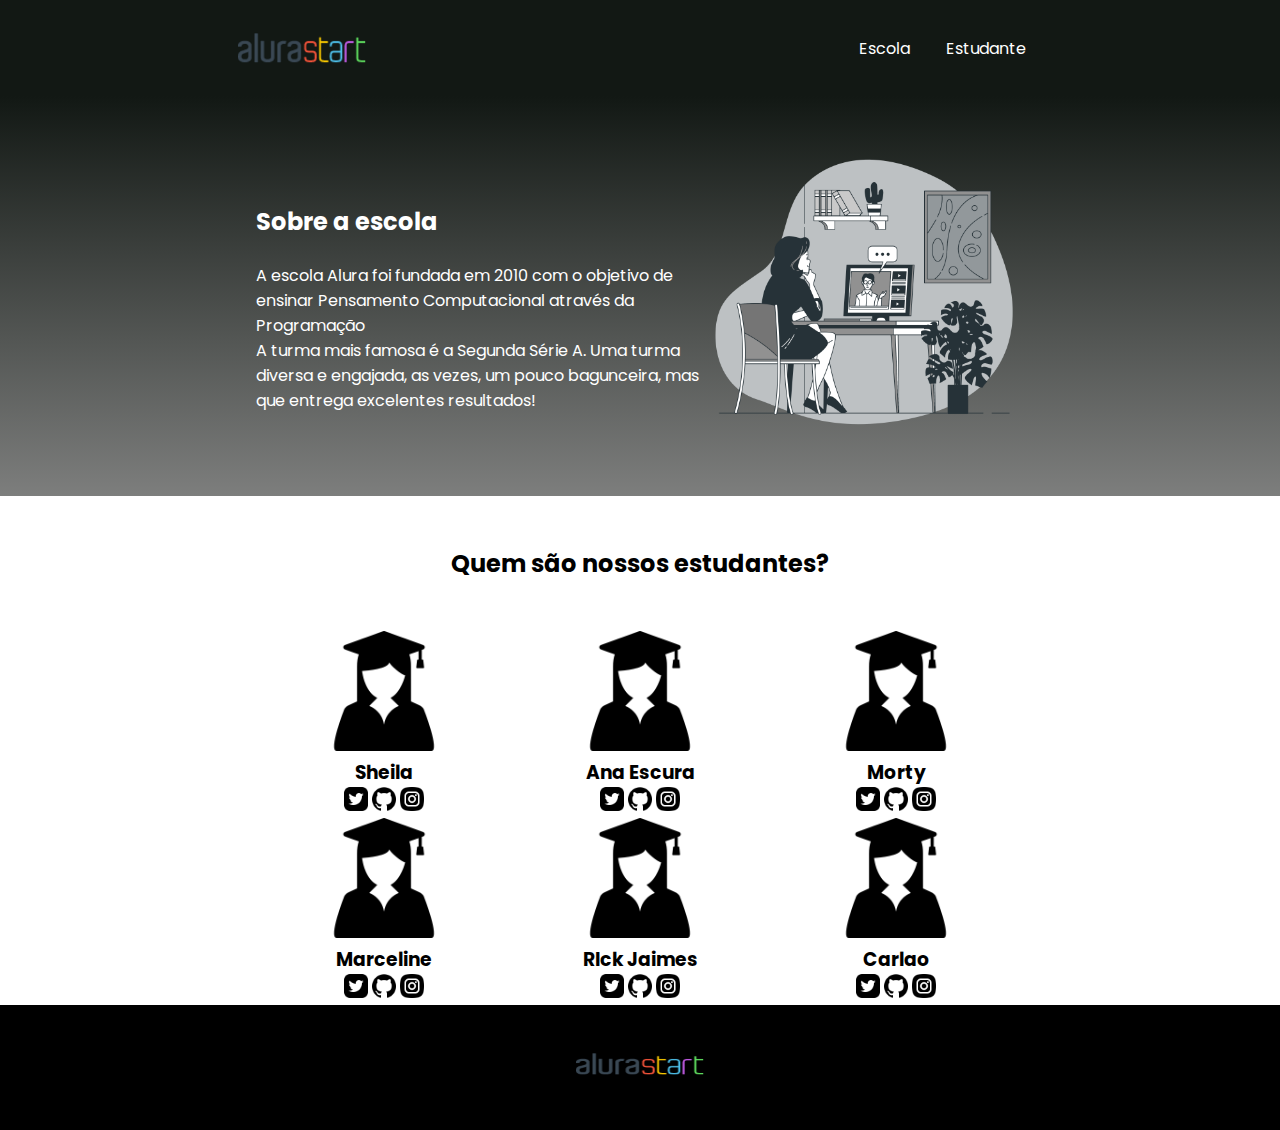
<file: index.html>
<!DOCTYPE html>
<html lang="en">
<head>
    <meta charset="UTF-8">
    <meta http-equiv="X-UA-Compatible" content="IE=edge">
    <meta name="viewport" content="width=device-width, initial-scale=1.0">
    <title>Document</title>
    <link rel=”stylesheet” href=”style.css”>
    <link rel="preconnect" href="https://fonts.googleapis.com">
    <link rel="preconnect" href="https://fonts.gstatic.com" crossorigin>
    <link href="https://fonts.googleapis.com/css2?family=Poppins&display=swap" rel="stylesheet">
</head>
<body>
    <header class="cabecalho">
        <img class="cabecalho-imagem" src="alura.png" alt="logo da alura start">
        <ul class="cabecalho-lista">
            <li class="cabecalho-lista-item">Escola</li>
            <li class="cabecalho-lista-item">Estudante</li>
        </ul>
    </header>
    <section class="escola">
        <div class="escola-div-conteudo">
            <h2 class="escola-titulo">Sobre a escola</h2>
            <p class="escola-textoum">A escola Alura foi fundada em 2010 com o objetivo de ensinar Pensamento Computacional através da Programação</p>
            <p class="escola-textodois">A turma mais famosa é a Segunda Série A. Uma turma diversa e engajada, as vezes, um pouco bagunceira, mas que entrega excelentes resultados!</p>
        </div>
        <img class="escola-imagem" src="pcs.png" alt="mexendo no pc">
    </section>
    <section class="estudante">
        <h2 class="estudante-titulo">Quem são nossos estudantes?</h2>
        <div class="estudantes-todos">
            <span></span>
        <div class="estudante-div">
            <img class="estudante-imagem" src="aluna.png" alt="aluno">
            <h3 class="estudante-nome">Sheila</h3>
            <a href="https://twitter.com/artmersz"><img class="estudante-icone" src="twitter.png" alt="twitter"></a>
            <a href="https://github.com/4icitel"><img class="estudante-icone" src="github.png" alt="github"></a>
            <a href="https://www.instagram.com/artmersz/"><img class="estudante-icone" src="instagram.png" alt="instagram"></a>
        </div> 
        <div class="estudante-div">
            <img class="estudante-imagem" src="aluna.png" alt="aluno">
            <h3 class="estudante-nome">Ana Escura</h3>
            <a href="https://twitter.com/artmersz"><img class="estudante-icone" src="twitter.png" alt="twitter"></a>
            <a href="https://github.com/4icitel"><img class="estudante-icone" src="github.png" alt="github"></a>
            <a href="https://www.instagram.com/artmersz/"><img class="estudante-icone" src="instagram.png" alt="instagram"></a>
        </div> 
        <div class="estudante-div">
            <img class="estudante-imagem" src="aluna.png" alt="aluno">
            <h3 class="estudante-nome">Morty</h3>
            <a href="https://twitter.com/artmersz"><img class="estudante-icone" src="twitter.png" alt="twitter"></a>
            <a href="https://github.com/4icitel"><img class="estudante-icone" src="github.png" alt="github"></a>
            <a href="https://www.instagram.com/artmersz/"><img class="estudante-icone" src="instagram.png" alt="instagram"></a>
        </div> 
        <span></span>
        <span></span>
        <div class="estudante-div">
            <img class="estudante-imagem" src="aluna.png" alt="aluno">
            <h3 class="estudante-nome">Marceline</h3>
            <a href="https://twitter.com/artmersz"><img class="estudante-icone" src="twitter.png" alt="twitter"></a>
            <a href="https://github.com/4icitel"><img class="estudante-icone" src="github.png" alt="github"></a>
            <a href="https://www.instagram.com/artmersz/"><img class="estudante-icone" src="instagram.png" alt="instagram"></a>
        </div> 
        <div class="estudante-div">
            <img class="estudante-imagem" src="aluna.png" alt="aluno">
            <h3 class="estudante-nome">RIck Jaimes</h3>
            <a href="https://twitter.com/artmersz"><img class="estudante-icone" src="twitter.png" alt="twitter"></a>
            <a href="https://github.com/4icitel"><img class="estudante-icone" src="github.png" alt="github"></a>
            <a href="https://www.instagram.com/artmersz/"><img class="estudante-icone" src="instagram.png" alt="instagram"></a>
        </div> 
        <div class="estudante-div">
            <img class="estudante-imagem" src="aluna.png" alt="aluno">
            <h3 class="estudante-nome">Carlao</h3>
            <a href="https://twitter.com/artmersz"><img class="estudante-icone" src="twitter.png" alt="twitter"></a>
            <a href="https://github.com/4icitel"><img class="estudante-icone" src="github.png" alt="github"></a>
            <a href="https://www.instagram.com/artmersz/"><img class="estudante-icone" src="instagram.png" alt="instagram"></a>
        </div> 
        </div>  
    </section>
    <footer class="rodape">
        <img class="rodape-imagem" src="alura.png" alt="logo da alura">
    </footer>
    <style> *{
        margin: 0;
        padding: 0;
    }

    body{
        font-family: 'Poppins', sans-serif;
    }

    .cabecalho {
        background-color: #121814;
        color: white;
        display: flex;
        justify-content: space-around;
        align-items: center;
        padding: 0px 0;
    }

    .cabecalho-imagem{
        width: 10%;
    }

    .cabecalho-lista-item {
        margin: 0 16px;
        display: inline-block
    }

    .escola-imagem{
    width: 25%;
    }

    .escola{
        background-image: linear-gradient(#121814,#7d7e7d);
        color: white;
        display:flex;
        justify-content: center;
        align-items: center;
        padding: 40px 0;
    }

    .escola-div-conteudo{
        width: 35%;
    }

    .escola-titulo{
        padding: 24px 0;
    }

    .estudante-imagem{
        width: 120px;
    }

    .estudante-icone{
        width: 24px;
    }

    .estudante-div{
        text-align: center;
    }

    .estudante-titulo{
        text-align: center;
        padding: 50px 0;
    }

    .estudantes-todos{
    display: grid;
    grid-template-columns: 20% 20% 20% 20% 20%;
    }

    .rodape{
        background-color: black;
        text-align: center;
        padding: 12px 0;
    }

    .rodape-imagem{
    height: 70px;
    padding: 12px 0;
    width: 10%;
    }
        </style>
</body>
</html>
</file>
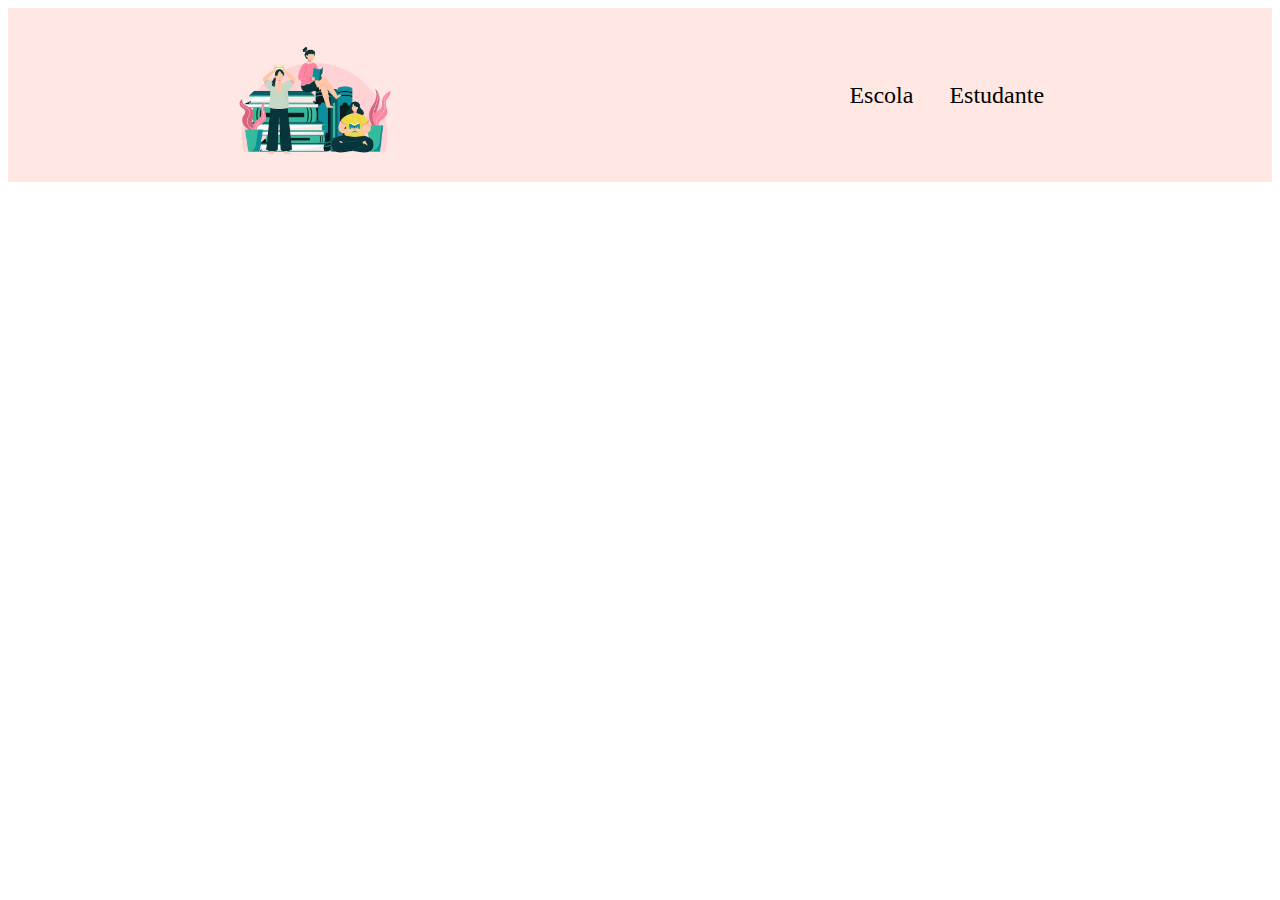
<file: site-html-css/index.html>
<!DOCTYPE html>
<html lang="en">
<head>
    <meta charset="UTF-8">
    <meta http-equiv="X-UA-Compatible" content="IE=edge">
    <meta name="viewport" content="width=device-width, initial-scale=1.0">
    <title>Document</title>
    <link rel="stylesheet" href="style.css">
</head>
<body>
    <header>
        <img class="cabecalho-imagem"src="ilustracao-do-dia-mundial-plano-organico_23-2148896142.avif" alt="pessoas estudando"></h1>
        <ul class="cabecalho-lista">
            <li class="cabecalho-lista-item">  Escola</li>
            <li class="cabecalho-lista-item">Estudante</li>
        </ul>
    </header>
 
</body>
</html>
</file>
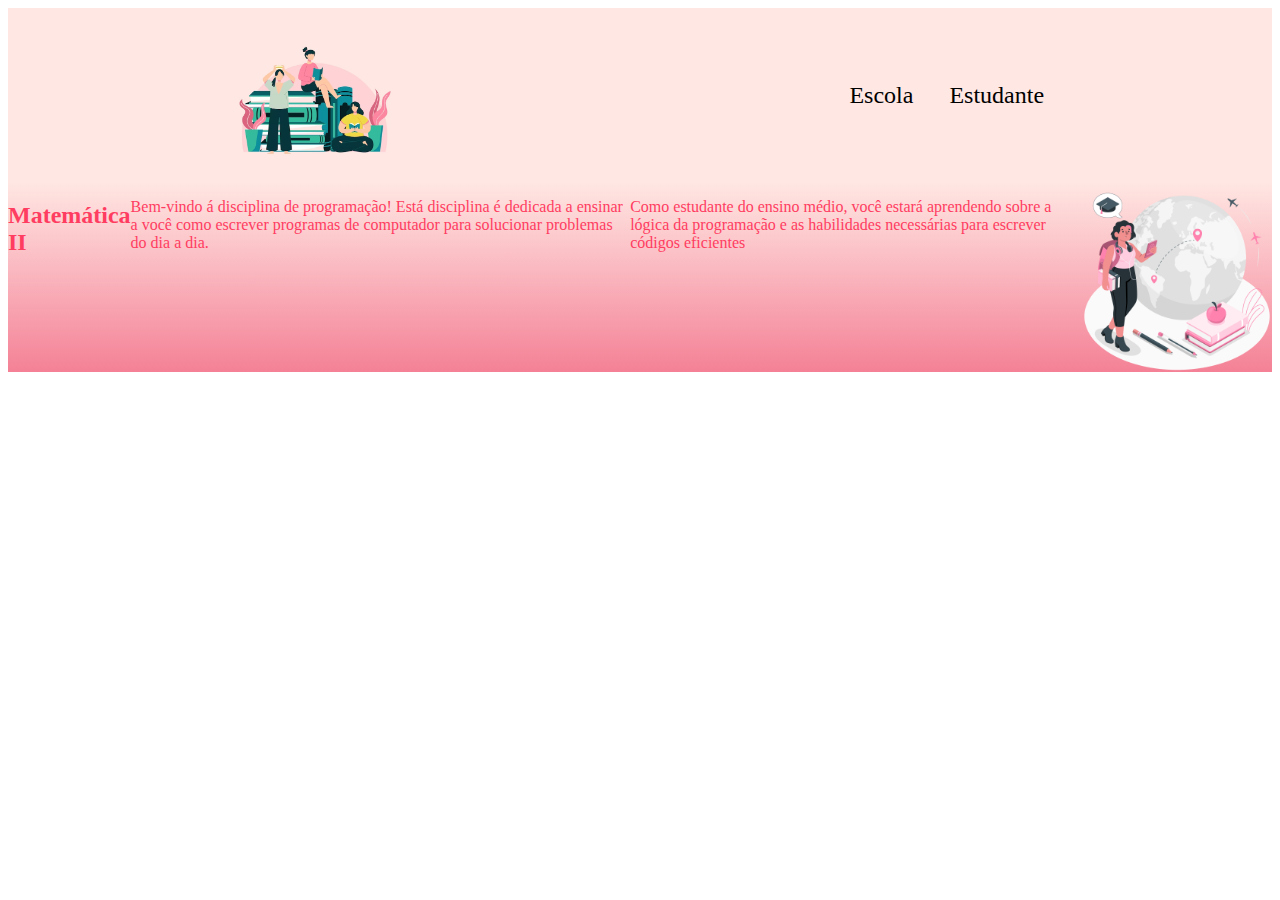
<file: site-escolar-main/site-escolar-main/site-html-css/index.html>
<!DOCTYPE html>
<html lang="en">
<head>
    <meta charset="UTF-8">
    <meta http-equiv="X-UA-Compatible" content="IE=edge">
    <meta name="viewport" content="width=device-width, initial-scale=1.0">
    <title>Document</title>
    <link rel="stylesheet" href="style.css">
</head>

<body>
    <header>
        <img class="cabecalho-imagem"src="ilustracao-do-dia-mundial-plano-organico_23-2148896142.avif" alt="pessoas estudando"></h1>
        <ul class="cabecalho-lista">
            <li class="cabecalho-lista-item">  Escola</li>
            <li class="cabecalho-lista-item">Estudante</li>
        </ul>
    </header>
    <section class="escola">
         <div class="escola-div-conteudo">

         </div>
         <h2 class="escola-titulo">Matemática II</h2>
         <p class="escola-texto-um">    Bem-vindo á disciplina de programação! Está disciplina é dedicada a ensinar a você como escrever programas de computador para solucionar problemas do dia a dia.</p>
         <p class="escola-texto-dois">   Como estudante do ensino médio, você estará aprendendo sobre a lógica da programação e as habilidades necessárias para escrever códigos eficientes</p>
         <img class="escola-imagem" src="Study abroad-amico.png" alt="Aluna estudando pelo mundo">
     </section>
</body>

</html>
</file>
<file: site-html-css/style.css>
*{
    margin: ;
    padding: 0;
}
header{
    background-color: #FFE7E3;
    color: rgb(0, 0, 0) ;
    display: flex;
    justify-content: space-around;
    align-items: center;
    padding: 24px 0;
}

.cabecalho-imagem{
    width: 15%;
}
.cabecalho-lista-item {
    display: inline-block;
    margin: 0 16px;
    font-size: 24px;
}
</file>
<file: site-escolar-main/site-escolar-main/site-html-css/style.css>
*{
    margin: ;
    padding: 0;
}
header{
    background-color: #FFE7E3;
    color: rgb(0, 0, 0) ;
    display: flex;
    justify-content: space-around;
    align-items: center;
    padding: 24px 0;
}

.cabecalho-imagem{
    width: 15%;
}

.cabecalho-lista-item {
    display: inline-block;
    margin: 0 16px;
    font-size: 24px;
}

.escola-imagem{
    width: 15%;
}

.escola{
    background-image: linear-gradient(#FFE7E3,#F48196);
    color: #ff3d61;
    display: flex;
}
</file>
